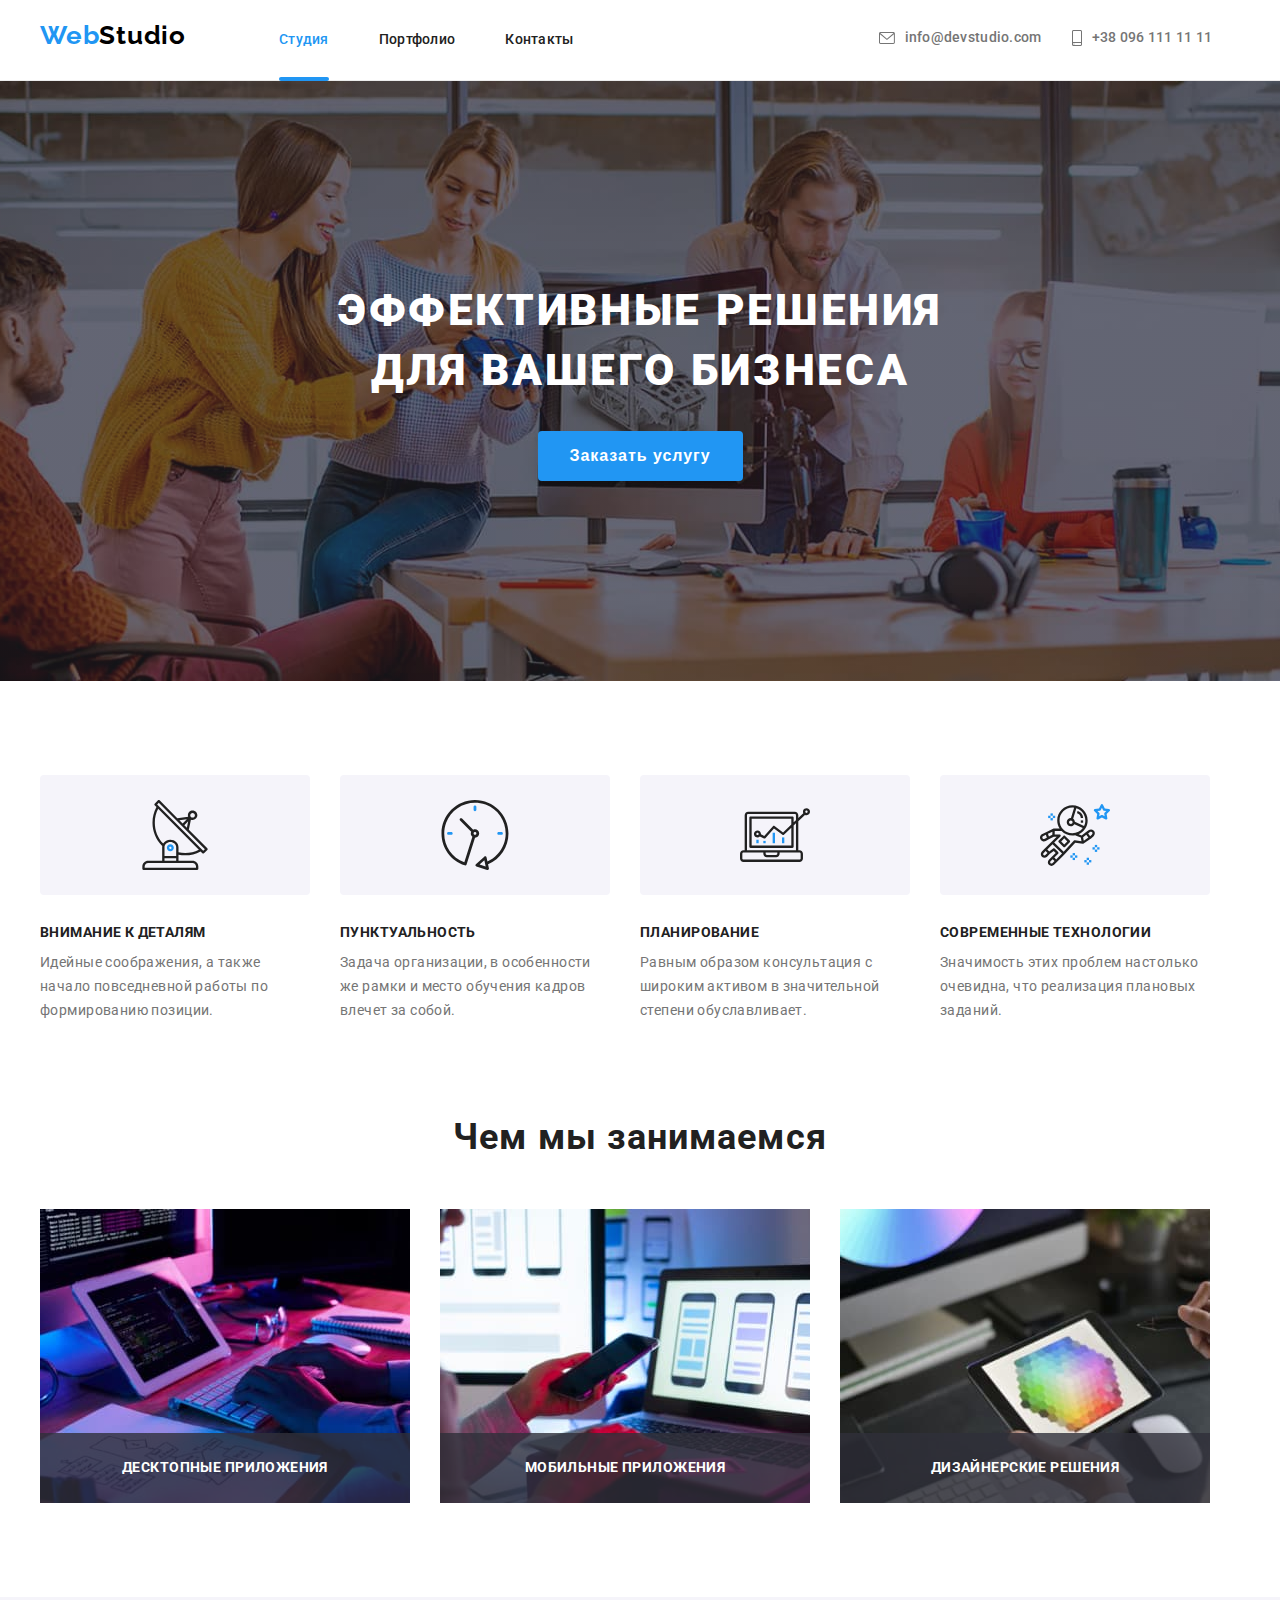
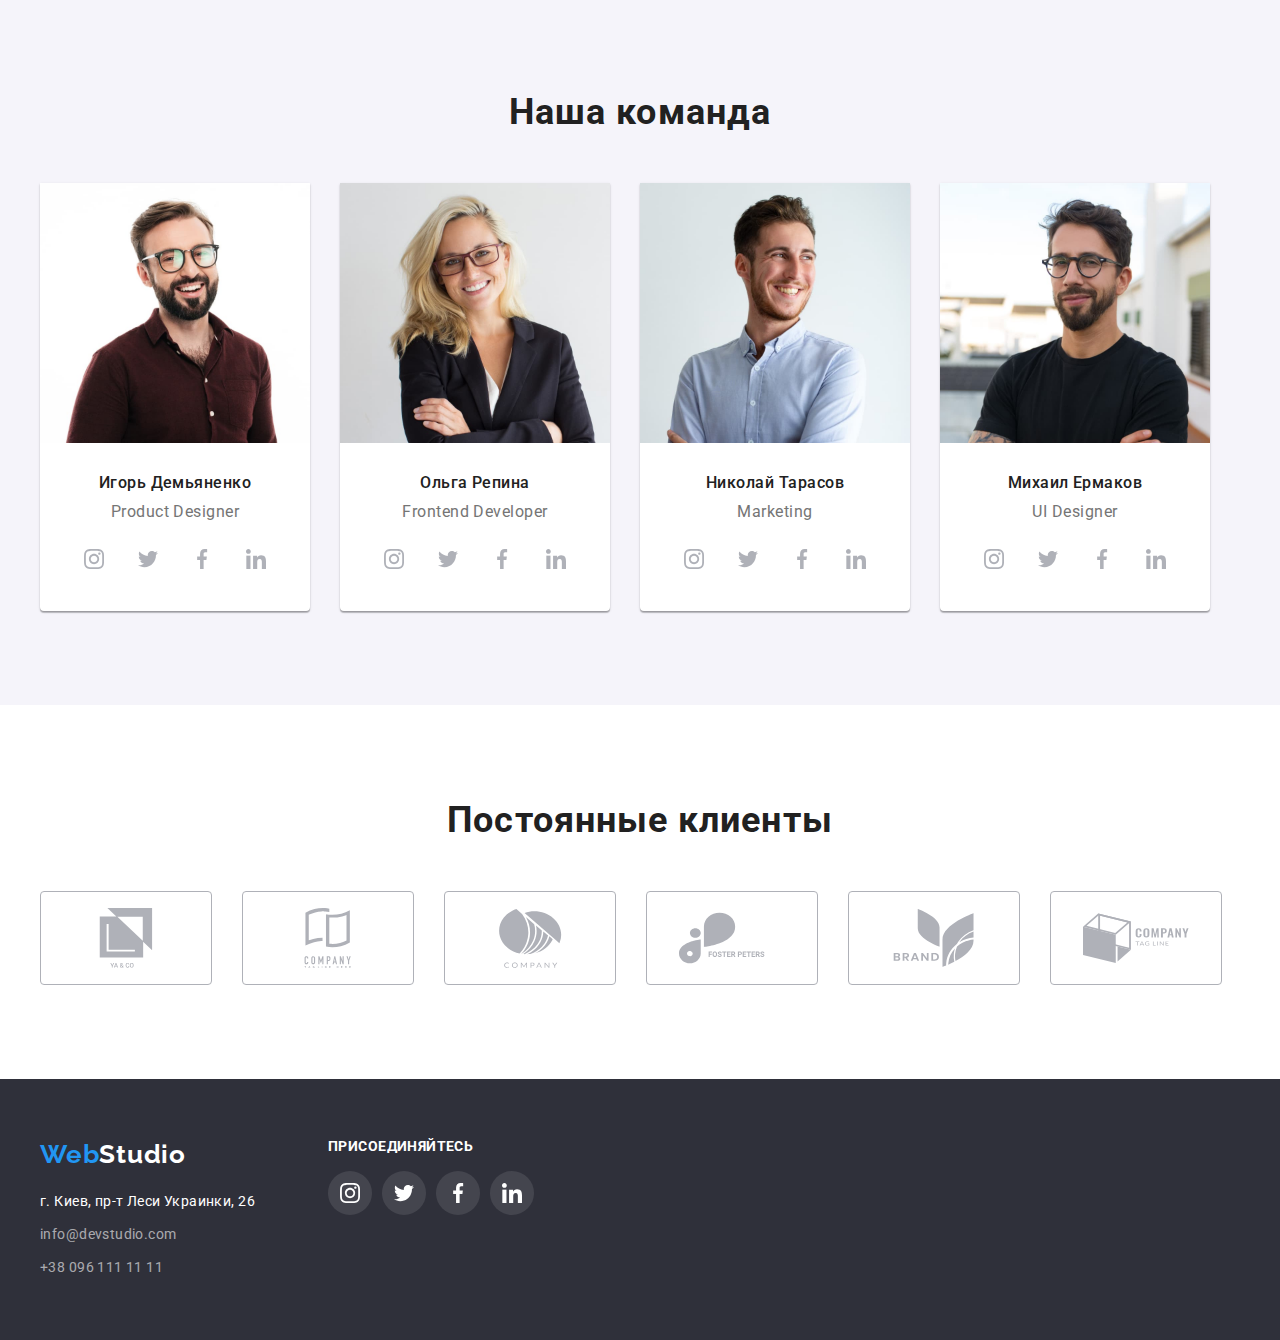
<file: index.html>
<!DOCTYPE html>
<html lang="ru">
  <head>
    <meta charset="UTF-8" />
    <meta http-equiv="X-UA-Compatible" content="IE=edge" />
    <meta name="viewport" content="width=device-width, initial-scale=1.0" />
    <link rel="preconnect" href="https://fonts.googleapis.com" />
    <link rel="preconnect" href="https://fonts.gstatic.com" crossorigin />
    <link
      href="https://fonts.googleapis.com/css2?family=Raleway:wght@700&family=Roboto:wght@400;500;700;900&display=swap"
      rel="stylesheet"
    />
    <title lang="en">WebStudio</title>
    <link
      rel="stylesheet"
      href="https://cdnjs.cloudflare.com/ajax/libs/modern-normalize/1.1.0/modern-normalize.min.css"
      integrity="sha512-wpPYUAdjBVSE4KJnH1VR1HeZfpl1ub8YT/NKx4PuQ5NmX2tKuGu6U/JRp5y+Y8XG2tV+wKQpNHVUX03MfMFn9Q=="
      crossorigin="anonymous"
      referrerpolicy="no-referrer"
    />
    <link rel="stylesheet" href="./css/styles.css" />
  </head>
  <body>
    <header class="header">
      <div class="container">
        <div class="header-line">
          <a href="./index.html" class="header-logo list"
            >Web<span class="half-logo">Studio</span></a
          >
          <nav class="header-nav">
            <ul class="header-list marker">
              <li class="header-item">
                <a href="./index.html" class="header-link current list"
                  >Студия
                  <div class="link-line"></div
                ></a>
              </li>
              <li class="header-item">
                <a href="./portfolio.html" class="header-link list"
                  >Портфолио
                  <div class="link-line"></div
                ></a>
              </li>
              <li class="header-item">
                <a href="" class="header-link list"
                  >Контакты
                  <div class="link-line"></div
                ></a>
              </li>
            </ul>
          </nav>
          <ul class="contacts-list marker">
            <li class="contacts-item mail">
              <a href="mailto:info@devstudio.com" class="header-mail list">
                <svg class="contacts-icon" width="16px" height="12px">
                  <use
                    href="./images/icons/symbol-defs.svg#icon-envelope"
                  ></use>
                </svg>
                info@devstudio.com</a
              >
            </li>
            <li class="contacts-item tel">
              <a href="tel:+380961111111" class="header-tel list">
                <svg class="contacts-icon" width="10px" height="16px">
                  <use
                    href="./images/icons/symbol-defs.svg#icon-smartphone"
                  ></use></svg
                >+38 096 111 11 11</a
              >
            </li>
          </ul>
        </div>
      </div>
    </header>
    <main>
      <section class="banner">
        <div class="container">
          <h1 class="banner-title">Эффективные решения для вашего бизнеса</h1>
          <button type="button" class="btn" data-modal-open>
            Заказать услугу
          </button>
        </div>
      </section>
      <section class="hero section">
        <div class="container">
          <h2 class="visually-hidden">Наши преимущества</h2>
          <ul class="hero-list marker">
            <li class="hero-item">
              <div class="hero-signs">
                <svg class="hero-icons" width="70px" height="70px">
                  <use href="./images/icons/symbol-defs.svg#icon-antenna"></use>
                </svg>
              </div>
              <h3 class="hero-title">Внимание к деталям</h3>
              <p class="hero-text">
                Идейные соображения, а также начало повседневной работы по
                формированию позиции.
              </p>
            </li>
            <li class="hero-item">
              <div class="hero-signs">
                <svg class="hero-icons" width="70px" height="70px">
                  <use href="./images/icons/symbol-defs.svg#icon-clock"></use>
                </svg>
              </div>
              <h3 class="hero-title">Пунктуальность</h3>
              <p class="hero-text">
                Задача организации, в особенности же рамки и место обучения
                кадров влечет за собой.
              </p>
            </li>
            <li class="hero-item">
              <div class="hero-signs">
                <svg class="hero-icons" width="70px" height="70px">
                  <use href="./images/icons/symbol-defs.svg#icon-diagram"></use>
                </svg>
              </div>
              <h3 class="hero-title">Планирование</h3>
              <p class="hero-text">
                Равным образом консультация с широким активом в значительной
                степени обуславливает.
              </p>
            </li>
            <li class="hero-item">
              <div class="hero-signs">
                <svg class="hero-icons" width="70px" height="70px">
                  <use
                    href="./images/icons/symbol-defs.svg#icon-astronaut"
                  ></use>
                </svg>
              </div>
              <h3 class="hero-title">Современные технологии</h3>
              <p class="hero-text">
                Значимость этих проблем настолько очевидна, что реализация
                плановых заданий.
              </p>
            </li>
          </ul>
        </div>
      </section>
      <section class="service section">
        <div class="container">
          <h2 class="service-title">Чем мы занимаемся</h2>
          <ul class="service-list marker">
            <li class="service-item">
              <a href="" class="service-link">
                <img
                  src="./images/action1.jpg"
                  alt="человек печатает
                        текст"
                  width="370"
                  height="294"
                />
                <h3 class="service-type">Десктопные приложения</h3></a
              >
            </li>
            <li class="service-item">
              <a href="" class="service-link">
                <img
                  src="./images/action2.jpg"
                  alt="человек печатает на телефоне"
                  width="370"
                  height="294"
                />
                <h3 class="service-type">Мобильные приложения</h3>
              </a>
            </li>
            <li class="service-item">
              <a href="" class="service-link">
                <img
                  src="./images/action3.jpg"
                  alt="человек рисует на планшете"
                  width="370"
                  height="294"
                />
                <h3 class="service-type">Дизайнерские решения</h3></a
              >
            </li>
          </ul>
        </div>
      </section>
      <section class="staff section">
        <div class="container">
          <h2 class="staff-title">Наша команда</h2>
          <ul class="staff-list marker">
            <li class="staff-item">
              <img
                src="./images/person1.jpg"
                alt="Игорь Демьяненко"
                width="270"
                height="260"
              />
              <div class="agent-file">
                <h3 class="staff-agent">Игорь Демьяненко</h3>
                <p lang="en" class="staff-position">Product Designer</p>
                <ul class="marker agent-soc-list">
                  <li class="agent-links-item">
                    <a class="agent-soc-link" href=""
                      ><svg class="agent-soc-icon" width="20px" height="20px">
                        <use
                          href="./images/icons/symbol-defs.svg#icon-instagram"
                        ></use></svg
                    ></a>
                  </li>
                  <li class="agent-links-item">
                    <a class="agent-soc-link" href=""
                      ><svg class="agent-soc-icon" width="20px" height="20px">
                        <use
                          href="./images/icons/symbol-defs.svg#icon-twitter"
                        ></use></svg
                    ></a>
                  </li>
                  <li class="agent-links-item">
                    <a class="agent-soc-link" href=""
                      ><svg class="agent-soc-icon" width="20px" height="20px">
                        <use
                          href="./images/icons/symbol-defs.svg#icon-facebook1"
                        ></use></svg
                    ></a>
                  </li>
                  <li class="agent-links-item">
                    <a class="agent-soc-link" href=""
                      ><svg class="agent-soc-icon" width="20px" height="20px">
                        <use
                          href="./images/icons/symbol-defs.svg#icon-linkedin"
                        ></use></svg
                    ></a>
                  </li>
                </ul>
              </div>
            </li>
            <li class="staff-item">
              <img
                src="./images/person2.jpg"
                alt="Ольга Репина"
                width="270"
                height="260"
              />
              <div class="agent-file">
                <h3 class="staff-agent">Ольга Репина</h3>
                <p lang="en" class="staff-position">Frontend Developer</p>
                <ul class="marker agent-soc-list">
                  <li class="agent-links-item">
                    <a class="agent-soc-link" href=""
                      ><svg class="agent-soc-icon" width="20px" height="20px">
                        <use
                          href="./images/icons/symbol-defs.svg#icon-instagram"
                        ></use></svg
                    ></a>
                  </li>
                  <li class="agent-links-item">
                    <a class="agent-soc-link" href=""
                      ><svg class="agent-soc-icon" width="20px" height="20px">
                        <use
                          href="./images/icons/symbol-defs.svg#icon-twitter"
                        ></use></svg
                    ></a>
                  </li>
                  <li class="agent-links-item">
                    <a class="agent-soc-link" href=""
                      ><svg class="agent-soc-icon" width="20px" height="20px">
                        <use
                          href="./images/icons/symbol-defs.svg#icon-facebook1"
                        ></use></svg
                    ></a>
                  </li>
                  <li class="agent-links-item">
                    <a class="agent-soc-link" href=""
                      ><svg class="agent-soc-icon" width="20px" height="20px">
                        <use
                          href="./images/icons/symbol-defs.svg#icon-linkedin"
                        ></use></svg
                    ></a>
                  </li>
                </ul>
              </div>
            </li>
            <li class="staff-item">
              <img
                src="./images/person3.jpg"
                alt="Николай Тарасов"
                width="270"
                height="260"
              />
              <div class="agent-file">
                <h3 class="staff-agent">Николай Тарасов</h3>
                <p lang="en" class="staff-position">Marketing</p>
                <ul class="marker agent-soc-list">
                  <li class="agent-links-item">
                    <a class="agent-soc-link" href=""
                      ><svg class="agent-soc-icon" width="20px" height="20px">
                        <use
                          href="./images/icons/symbol-defs.svg#icon-instagram"
                        ></use></svg
                    ></a>
                  </li>
                  <li class="agent-links-item">
                    <a class="agent-soc-link" href=""
                      ><svg class="agent-soc-icon" width="20px" height="20px">
                        <use
                          href="./images/icons/symbol-defs.svg#icon-twitter"
                        ></use></svg
                    ></a>
                  </li>
                  <li class="agent-links-item">
                    <a class="agent-soc-link" href=""
                      ><svg class="agent-soc-icon" width="20px" height="20px">
                        <use
                          href="./images/icons/symbol-defs.svg#icon-facebook1"
                        ></use></svg
                    ></a>
                  </li>
                  <li class="agent-links-item">
                    <a class="agent-soc-link" href=""
                      ><svg class="agent-soc-icon" width="20px" height="20px">
                        <use
                          href="./images/icons/symbol-defs.svg#icon-linkedin"
                        ></use></svg
                    ></a>
                  </li>
                </ul>
              </div>
            </li>
            <li class="staff-item">
              <img
                src="./images/person4.jpg"
                alt="Михаил Ермаков"
                width="270"
                height="260"
              />
              <div class="agent-file">
                <h3 class="staff-agent">Михаил Ермаков</h3>
                <p lang="en" class="staff-position">UI Designer</p>
                <ul class="marker agent-soc-list">
                  <li class="agent-links-item">
                    <a class="agent-soc-link" href=""
                      ><svg class="agent-soc-icon" width="20px" height="20px">
                        <use
                          href="./images/icons/symbol-defs.svg#icon-instagram"
                        ></use></svg
                    ></a>
                  </li>
                  <li class="agent-links-item">
                    <a class="agent-soc-link" href=""
                      ><svg class="agent-soc-icon" width="20px" height="20px">
                        <use
                          href="./images/icons/symbol-defs.svg#icon-twitter"
                        ></use></svg
                    ></a>
                  </li>
                  <li class="agent-links-item">
                    <a class="agent-soc-link" href=""
                      ><svg class="agent-soc-icon" width="20px" height="20px">
                        <use
                          href="./images/icons/symbol-defs.svg#icon-facebook1"
                        ></use></svg
                    ></a>
                  </li>
                  <li class="agent-links-item">
                    <a class="agent-soc-link" href=""
                      ><svg class="agent-soc-icon" width="20px" height="20px">
                        <use
                          href="./images/icons/symbol-defs.svg#icon-linkedin"
                        ></use></svg
                    ></a>
                  </li>
                </ul>
              </div>
            </li>
          </ul>
        </div>
      </section>
      <section class="customers section">
        <div class="container">
          <h2 class="customers-title">Постоянные клиенты</h2>
          <ul class="customers-list marker">
            <li class="customers-item">
              <a class="customer-link" href=""
                ><svg class="customers-icon" width="106" height="60">
                  <use
                    href="./images/icons/customers.svg#icon-client-1"
                  ></use></svg
              ></a>
            </li>
            <li class="customers-item">
              <a class="customer-link" href=""
                ><svg class="customers-icon" width="106" height="60">
                  <use
                    href="./images/icons/customers.svg#icon-client-2"
                  ></use></svg
              ></a>
            </li>
            <li class="customers-item">
              <a class="customer-link" href=""
                ><svg class="customers-icon" width="106" height="60">
                  <use
                    href="./images/icons/customers.svg#icon-client-3"
                  ></use></svg
              ></a>
            </li>
            <li class="customers-item">
              <a class="customer-link" href=""
                ><svg class="customers-icon" width="106" height="60">
                  <use
                    href="./images/icons/customers.svg#icon-client-4"
                  ></use></svg
              ></a>
            </li>
            <li class="customers-item">
              <a class="customer-link" href=""
                ><svg class="customers-icon" width="106" height="60">
                  <use
                    href="./images/icons/customers.svg#icon-client-5"
                  ></use></svg
              ></a>
            </li>
            <li class="customers-item">
              <a class="customer-link" href=""
                ><svg class="customers-icon" width="106" height="60">
                  <use
                    href="./images/icons/customers.svg#icon-client-6"
                  ></use></svg
              ></a>
            </li>
          </ul>
        </div>
      </section>
    </main>
    <footer class="footer">
      <div class="container footer-line">
        <div class="address-box">
          <a href="./index.html" class="footer-logo list"
            >Web<span class="f-logo">Studio</span></a
          >
          <address class="footer-address">
            <ul class="footer-list marker">
              <li class="footer-item">
                <a
                  href="https://goo.gl/maps/2nXWbxgtpH25qz2GA"
                  target="_blank"
                  rel="noreferrer noopener"
                  class="footer-location list"
                  >г. Киев, пр-т Леси Украинки, 26</a
                >
              </li>
              <li class="footer-item">
                <a href="mailto:info@devstudio.com" class="footer-mail list"
                  >info@devstudio.com</a
                >
              </li>
              <li class="footer-item">
                <a href="tel:+380961111111" class="footer-tel list"
                  >+38 096 111 11 11</a
                >
              </li>
            </ul>
          </address>
        </div>
        <div class="footer-invite">
          <h3 class="invite-title">присоединяйтесь</h3>
          <ul class="footer-soc-list marker">
            <li class="footer-soc-item">
              <a class="footer-soc-link link" href=""
                ><svg class="footer-soc-icons" width="20px" height="20px">
                  <use
                    href="./images/icons/symbol-defs.svg#icon-instagram"
                  ></use></svg
              ></a>
            </li>
            <li class="footer-soc-item">
              <a class="footer-soc-link" href=""
                ><svg class="footer-soc-icons" width="20px" height="20px">
                  <use
                    href="./images/icons/symbol-defs.svg#icon-twitter"
                  ></use></svg
              ></a>
            </li>
            <li class="footer-soc-item">
              <a class="footer-soc-link list" href=""
                ><svg class="footer-soc-icons" width="20px" height="20px">
                  <use
                    href="./images/icons/symbol-defs.svg#icon-facebook1"
                  ></use></svg
              ></a>
            </li>
            <li class="footer-soc-item">
              <a class="footer-soc-link" href=""
                ><svg class="footer-soc-icons" width="20px" height="20px">
                  <use
                    href="./images/icons/symbol-defs.svg#icon-linkedin"
                  ></use></svg
              ></a>
            </li>
          </ul>
        </div>
      </div>
    </footer>

    <div class="backdrop is-hidden" data-modal>
      <div class="modal">
        <button type="button" class="modal-close" data-modal-close>
          <svg class="modal-close-icon" width="18" height="18">
            <use href="./images/icons/symbol-defs.svg#icon-exit"></use>
          </svg>
        </button>
      </div>
    </div>
    <script src="./js/modal.js"></script>
  </body>
</html>
</file>
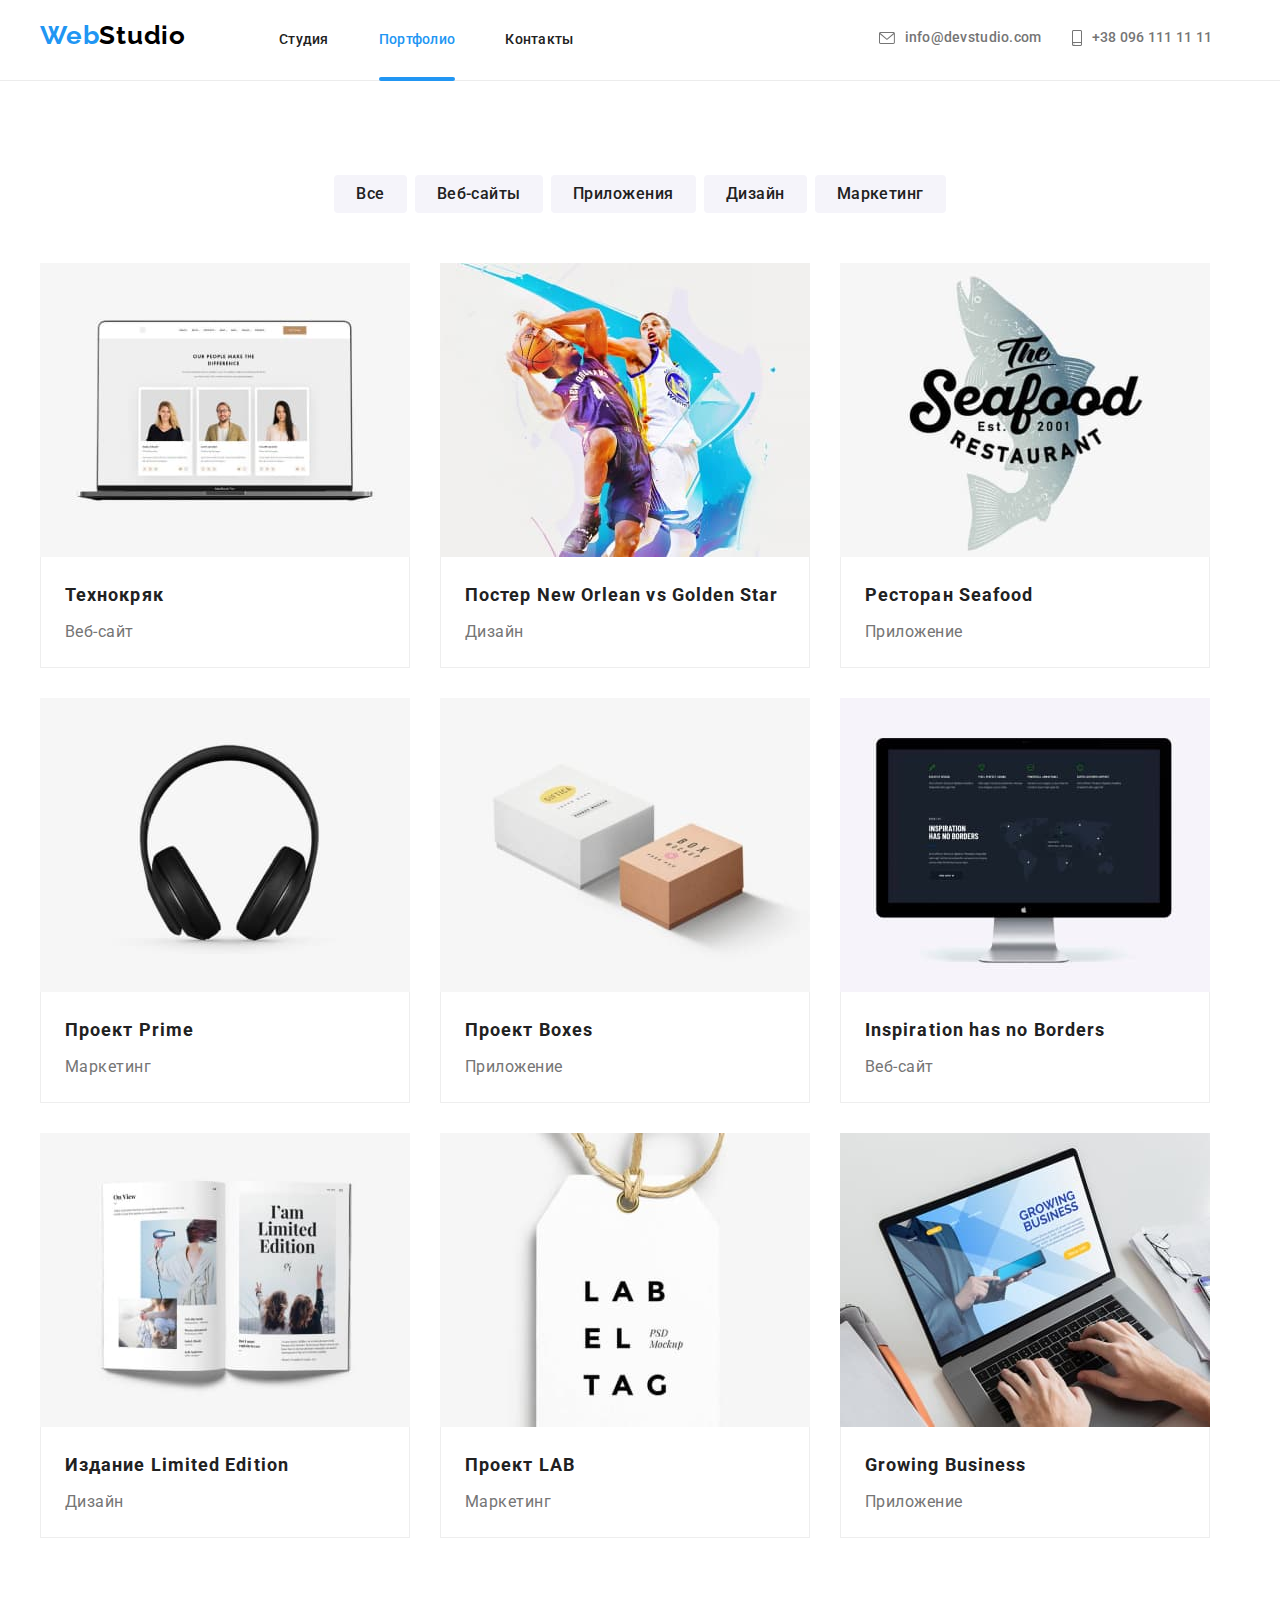
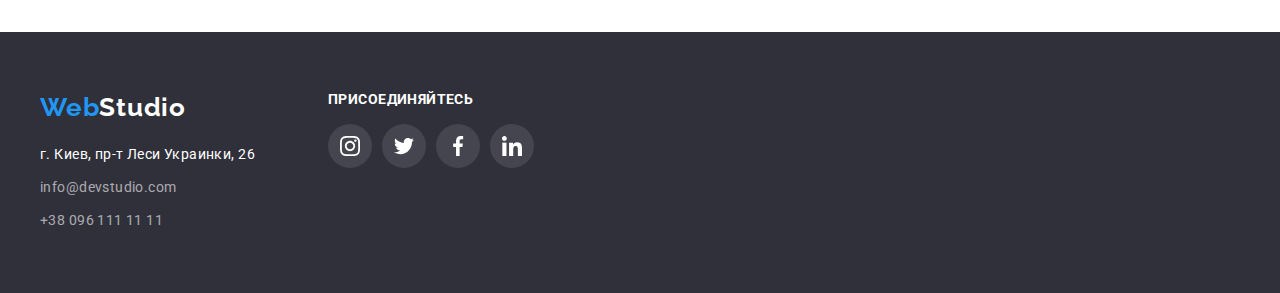
<file: portfolio.html>
<!DOCTYPE html>
<html lang="ru">
  <head>
    <meta charset="UTF-8" />
    <meta http-equiv="X-UA-Compatible" content="IE=edge" />
    <meta name="viewport" content="width=device-width, initial-scale=1.0" />
    <link rel="preconnect" href="https://fonts.googleapis.com" />
    <link rel="preconnect" href="https://fonts.gstatic.com" crossorigin />
    <link
      href="https://fonts.googleapis.com/css2?family=Raleway:wght@700&family=Roboto:wght@400;500;700;900&display=swap"
      rel="stylesheet"
    />
    <title>Портфолио</title>
    <link
      rel="stylesheet"
      href="https://cdnjs.cloudflare.com/ajax/libs/modern-normalize/1.1.0/modern-normalize.min.css"
      integrity="sha512-wpPYUAdjBVSE4KJnH1VR1HeZfpl1ub8YT/NKx4PuQ5NmX2tKuGu6U/JRp5y+Y8XG2tV+wKQpNHVUX03MfMFn9Q=="
      crossorigin="anonymous"
      referrerpolicy="no-referrer"
    />
    <link
      rel="stylesheet"
      href="https://cdnjs.cloudflare.com/ajax/libs/animate.css/4.1.1/animate.min.css"
    />
    <link rel="stylesheet" href="./css/styles.css" />
  </head>
  <body>
    <header class="header">
      <div class="container">
        <div class="header-line">
          <a
            href="./index.html"
            class="header-logo animate__lightSpeedInLeft animate__infinite list"
            >Web<span class="half-logo">Studio</span></a
          >
          <nav class="header-nav">
            <ul class="header-list marker">
              <li class="header-item">
                <a href="./index.html" class="header-link list"
                  >Студия
                  <div class="link-line"></div
                ></a>
              </li>
              <li class="header-item">
                <a href="./portfolio.html" class="header-link current list"
                  >Портфолио
                  <div class="link-line"></div
                ></a>
              </li>
              <li class="header-item">
                <a href="" class="header-link list"
                  >Контакты
                  <div class="link-line"></div
                ></a>
              </li>
            </ul>
          </nav>
          <ul class="contacts-list marker">
            <li class="contacts-item mail">
              <a href="mailto:info@devstudio.com" class="header-mail list">
                <svg class="contacts-icon" width="16px" height="12px">
                  <use
                    href="./images/icons/symbol-defs.svg#icon-envelope"
                  ></use>
                </svg>
                info@devstudio.com</a
              >
            </li>
            <li class="contacts-item tel">
              <a href="tel:+380961111111" class="header-tel list">
                <svg class="contacts-icon" width="10px" height="16px">
                  <use
                    href="./images/icons/symbol-defs.svg#icon-smartphone"
                  ></use></svg
                >+38 096 111 11 11</a
              >
            </li>
          </ul>
        </div>
      </div>
    </header>
    <main>
      <section class="category section">
        <div class="container">
          <h1 class="visually-hidden">Наши направления работы</h1>
          <ul class="category-list marker">
            <li class="category-item">
              <button type="button" class="c-btn">Все</button>
            </li>
            <li class="category-item">
              <button type="button" class="c-btn">Веб-сайты</button>
            </li>
            <li class="category-item">
              <button type="button" class="c-btn">Приложения</button>
            </li>
            <li class="category-item">
              <button type="button" class="c-btn">Дизайн</button>
            </li>
            <li class="category-item">
              <button type="button" class="c-btn">Маркетинг</button>
            </li>
          </ul>
          <ul class="cases-list marker">
            <li class="cases-item">
              <a href="" class="case-link list">
                <div class="img-overlay">
                  <img
                    src="./images/techno.jpg"
                    alt="сайт"
                    width="370"
                    height="294"
                  />
                  <div class="overlay">
                    <p>
                      Ресурс предлагает комплексные предложения с разным уровнем
                      функционала и сервисов. Все это позволит посетителю
                      получить исчерпывающие сведения о компании или частном
                      лице.
                    </p>
                  </div>
                </div>
                <div class="case-file">
                  <h2 class="case-name">Технокряк</h2>
                  <p class="case-type">Веб-сайт</p>
                </div>
              </a>
            </li>
            <li class="cases-item">
              <a href="" class="case-link list">
                <div class="img-overlay">
                  <img
                    src="./images/poster.jpg"
                    alt="постер"
                    width="370"
                    height="294"
                  />
                  <div class="overlay">
                    <p>
                      Ресурс предлагает комплексные предложения с разным уровнем
                      функционала и сервисов. Все это позволит посетителю
                      получить исчерпывающие сведения о компании или частном
                      лице.
                    </p>
                  </div>
                </div>
                <div class="case-file">
                  <h2 lang="en" class="case-name">
                    Постер New Orlean vs Golden Star
                  </h2>
                  <p class="case-type">Дизайн</p>
                </div>
              </a>
            </li>
            <li class="cases-item">
              <a href="" class="case-link list"
                ><div class="img-overlay">
                  <img
                    src="./images/seafood.jpg"
                    alt="ресторан"
                    width="370"
                    height="294"
                  />
                  <div class="overlay">
                    <p>
                      Ресурс предлагает комплексные предложения с разным уровнем
                      функционала и сервисов. Все это позволит посетителю
                      получить исчерпывающие сведения о компании или частном
                      лице.
                    </p>
                  </div>
                </div>
                <div class="case-file">
                  <h2 class="case-name">Ресторан Seafood</h2>
                  <p class="case-type">Приложение</p>
                </div>
              </a>
            </li>
            <li class="cases-item">
              <a href="" class="case-link list">
                <div class="img-overlay">
                  <img
                    src="./images/prime.jpg"
                    alt="наушники"
                    width="370"
                    height="294"
                  />
                  <div class="overlay">
                    <p>
                      Ресурс предлагает комплексные предложения с разным уровнем
                      функционала и сервисов. Все это позволит посетителю
                      получить исчерпывающие сведения о компании или частном
                      лице.
                    </p>
                  </div>
                </div>
                <div class="case-file">
                  <h2 class="case-name">Проект Prime</h2>
                  <p class="case-type">Маркетинг</p>
                </div>
              </a>
            </li>
            <li class="cases-item">
              <a href="" class="case-link list">
                <div class="img-overlay">
                  <img
                    src="./images/boxes.jpg"
                    alt="коробки"
                    width="370"
                    height="294"
                  />
                  <div class="overlay">
                    <p>
                      Ресурс предлагает комплексные предложения с разным уровнем
                      функционала и сервисов. Все это позволит посетителю
                      получить исчерпывающие сведения о компании или частном
                      лице.
                    </p>
                  </div>
                </div>
                <div class="case-file">
                  <h2 class="case-name">Проект Boxes</h2>
                  <p class="case-type">Приложение</p>
                </div>
              </a>
            </li>
            <li class="cases-item">
              <a href="" class="case-link list">
                <div class="img-overlay">
                  <img
                    src="./images/inspiration.jpg"
                    alt="монитор"
                    width="370"
                    height="294"
                  />
                  <div class="overlay">
                    <p>
                      Ресурс предлагает комплексные предложения с разным уровнем
                      функционала и сервисов. Все это позволит посетителю
                      получить исчерпывающие сведения о компании или частном
                      лице.
                    </p>
                  </div>
                </div>
                <div class="case-file">
                  <h2 lang="en" class="case-name">
                    Inspiration has no Borders
                  </h2>
                  <p class="case-type">Веб-сайт</p>
                </div>
              </a>
            </li>
            <li class="cases-item">
              <a href="" class="case-link list">
                <div class="img-overlay">
                  <img
                    src="./images/limit.jpg"
                    alt="журнал"
                    width="370"
                    height="294"
                  />
                  <div class="overlay">
                    <p>
                      Ресурс предлагает комплексные предложения с разным уровнем
                      функционала и сервисов. Все это позволит посетителю
                      получить исчерпывающие сведения о компании или частном
                      лице.
                    </p>
                  </div>
                </div>
                <div class="case-file">
                  <h2 lang="en" class="case-name">Издание Limited Edition</h2>
                  <p class="case-type">Дизайн</p>
                </div>
              </a>
            </li>
            <li class="cases-item">
              <a href="" class="case-link list">
                <div class="img-overlay">
                  <img
                    src="./images/lab.jpg"
                    alt="бирка"
                    width="370"
                    height="294"
                  />
                  <div class="overlay">
                    <p>
                      Ресурс предлагает комплексные предложения с разным уровнем
                      функционала и сервисов. Все это позволит посетителю
                      получить исчерпывающие сведения о компании или частном
                      лице.
                    </p>
                  </div>
                </div>
                <div class="case-file">
                  <h2 class="case-name">Проект LAB</h2>
                  <p class="case-type">Маркетинг</p>
                </div>
              </a>
            </li>
            <li class="cases-item">
              <a href="" class="case-link list">
                <div class="img-overlay">
                  <img
                    src="./images/gb.jpg"
                    alt="печатает за ноутбуком"
                    width="370"
                    height="294"
                  />
                  <div class="overlay">
                    <p>
                      Ресурс предлагает комплексные предложения с разным уровнем
                      функционала и сервисов. Все это позволит посетителю
                      получить исчерпывающие сведения о компании или частном
                      лице.
                    </p>
                  </div>
                </div>
                <div class="case-file">
                  <h2 lang="en" class="case-name">Growing Business</h2>
                  <p class="case-type">Приложение</p>
                </div>
              </a>
            </li>
          </ul>
        </div>
      </section>
    </main>
    <footer class="footer">
      <div class="container footer-line">
        <div class="address-box">
          <a href="./index.html" class="footer-logo list"
            >Web<span class="f-logo">Studio</span></a
          >
          <address class="footer-address">
            <ul class="footer-list marker">
              <li class="footer-item">
                <a
                  href="https://goo.gl/maps/2nXWbxgtpH25qz2GA"
                  target="_blank"
                  rel="noreferrer noopener"
                  class="footer-location list"
                  >г. Киев, пр-т Леси Украинки, 26</a
                >
              </li>
              <li class="footer-item">
                <a href="mailto:info@devstudio.com" class="footer-mail list"
                  >info@devstudio.com</a
                >
              </li>
              <li class="footer-item">
                <a href="tel:+380961111111" class="footer-tel list"
                  >+38 096 111 11 11</a
                >
              </li>
            </ul>
          </address>
        </div>
        <div class="footer-invite">
          <h3 class="invite-title">присоединяйтесь</h3>
          <ul class="footer-soc-list marker">
            <li class="footer-soc-item">
              <a class="footer-soc-link link" href=""
                ><svg class="footer-soc-icons" width="20px" height="20px">
                  <use
                    href="./images/icons/symbol-defs.svg#icon-instagram"
                  ></use></svg
              ></a>
            </li>
            <li class="footer-soc-item">
              <a class="footer-soc-link" href=""
                ><svg class="footer-soc-icons" width="20px" height="20px">
                  <use
                    href="./images/icons/symbol-defs.svg#icon-twitter"
                  ></use></svg
              ></a>
            </li>
            <li class="footer-soc-item">
              <a class="footer-soc-link list" href=""
                ><svg class="footer-soc-icons" width="20px" height="20px">
                  <use
                    href="./images/icons/symbol-defs.svg#icon-facebook1"
                  ></use></svg
              ></a>
            </li>
            <li class="footer-soc-item">
              <a class="footer-soc-link" href=""
                ><svg class="footer-soc-icons" width="20px" height="20px">
                  <use
                    href="./images/icons/symbol-defs.svg#icon-linkedin"
                  ></use></svg
              ></a>
            </li>
          </ul>
        </div>
      </div>
    </footer>
  </body>
</html>
</file>
<file: css/styles.css>
:root {
  /* logo */
  --logo-first-color: #2196f3;
  --logo-second-color: #000000;
  /* header */
  --header-link-color: #212121;
  --header-contacts-color: #757575;
  /* footer */
  --footer-bg-color: #2f303a;
  --footer-logo-first-color: #2196f3;
  --footer-logo-second-color: #ffffff;
  --footer-location-color: #ffffff;
  --footer-contacts-color: rgba(255, 255, 255, 0.6);
  /* banner */
  --banner-bg-color: #2f303a;
  --banner-title-color: #ffffff;
  --btn-shadow: rgba(0, 0, 0, 0.15);
  --btn-text-color: #ffffff;
  --btn-bg-color: #2196f3;
  --btn-accent-color: #188ce8;
  /* staff */
  --staff-section-bg-color: #f5f4fa;
  --staff-item-bg-color: #ffffff;
  --staff-position-color: #757575;
  /* clients */
  --clients-color: #afb1b8;
  /* shadows */
  --shadow-btn-1-color: rgba(0, 0, 0, 0.1);
  --shadow-btn-2-color: rgba(0, 0, 0, 0.08);
  --staff-shadow-1-color: rgba(0, 0, 0, 0.12);
  --staff-shadow-2-color: rgba(0, 0, 0, 0.14);
  --staff-shadow-3-color: rgba(0, 0, 0, 0.2);
  /* hero */
  --hero-text-color: #757575;
  /* accent */
  --accent-color: #2196f3;
  /* -------------portfolio ----------------------*/
  /* =====buttons==== */
  --c-btn-background-color: #f5f4fa;
  --c-btn-text-color: #212121;
  --c-btn-accent: #2196f3;
  --c-btn-text-accent: #ffffff;
  /* cases */
  --case-type-color: #757575;
  /* body */
  --background-color: #ffffff;
  --body-text-color: #212121;
  --border-tools: 1px solid #eee;
  --modal-bg: #ffffff;
  --section-padding: 94px;
}
.visually-hidden {
  position: absolute;
  white-space: nowrap;
  width: 1px;
  height: 1px;
  overflow: hidden;
  border: 0;
  padding: 0;
  clip: rect(0 0 0 0);
  clip-path: inset(50%);
  margin: -1px;
}

/* reset */
p,
h1,
h2,
h3,
h4,
h5,
h6 {
  margin: 0;
}
ul {
  margin: 0;
  padding-left: 0;
}
img {
  max-width: 100%;
  display: block;
}
body {
  margin: 0;
  font-family: Roboto, sans-serif;
  background: var(--background-color);
  color: var(--body-text-color);
}
.list {
  text-decoration: none;
  color: currentColor;
}
.marker {
  list-style-type: none;
}
.container {
  width: 1200px;
  padding-left: 15px;
  padding-right: 15px;
  margin: 0 auto;
  /* outline: 2px solid ;red */
}
.section {
  padding-top: var(--section-padding);
  padding-bottom: var(--section-padding);
}

/*header*/
.header {
  border-bottom: 1px solid #ececec;
  position: relative;
}
.header-line {
  display: flex;
  align-items: baseline;
}

.header-list {
  display: flex;
  align-items: center;
}

.header-list .header-item:not(:first-child) {
  margin-left: 50px;
}
.header-list .header-link {
  display: block;
  padding-top: 32px;
  padding-bottom: 32px;
  /* padding-bottom: 32px; */
}
.contacts-list .header-tel,
.contacts-list .header-mail {
  padding-top: 20px;
  padding-bottom: 20px;
  display: inline-flex;
  align-items: center;
}
.contacts-icon {
  fill: currentColor;
  margin-right: 10px;
}

.contacts-list {
  display: flex;
  margin-left: 305px;
  align-items: center;
}
.contacts-list .contacts-item + .contacts-item {
  margin-left: 30px;
}
.header-logo {
  display: block;
  font-family: 'Raleway', sans-serif;
  font-weight: 700;
  font-size: 26px;
  line-height: 1.19;
  letter-spacing: 0.03em;
  color: var(--logo-first-color);
}
.half-logo {
  color: var(--logo-second-color);
}
.header-link {
  font-weight: 500;
  font-size: 14px;
  line-height: 1.14;
  letter-spacing: 0.02em;
  color: var(--header-link-color);
  transition: color 250ms cubic-bezier(0.4, 0, 0.2, 1);
  position: relative;
}

.link-line {
  display: block;
  width: 100%;
  height: 4px;
  border-radius: 2px;
  background-color: var(--logo-first-color);

  position: absolute;
  bottom: -1px;
  opacity: 0;
  transition: opacity 250ms cubic-bezier(0.4, 0, 0.2, 1);
}
.current::after {
  content: '';
  display: block;
  width: 100%;
  height: 4px;
  border-radius: 2px;
  background-color: var(--logo-first-color);

  position: absolute;
  bottom: -1px;
}
.header-link:hover .link-line {
  opacity: 1;
}
.header-link:hover .current {
  visibility: hidden;
}
.header-nav .current {
  color: var(--accent-color);
}
.header-nav {
  margin-left: 93px;
}

.header-link:hover,
.header-link:focus,
.header-mail:hover,
.header-mail:focus,
.header-tel:hover,
.header-tel:focus {
  color: var(--accent-color);
}

.header-mail,
.header-tel {
  font-weight: 500;
  font-size: 14px;
  line-height: 1.14;
  letter-spacing: 0.02em;
  color: var(--header-contacts-color);
  transition: color 250ms cubic-bezier(0.4, 0, 0.2, 1);
}
/*banner*/

.banner {
  padding-top: 200px;
  padding-bottom: 200px;
  background: var(--banner-bg-color);
  background-image: linear-gradient(
      to right,
      rgba(47, 48, 58, 0.4),
      rgba(47, 48, 58, 0.4)
    ),
    url('../images/team-bg.jpg');
  max-width: 1600px;
  margin: 0 auto;
  background-position: center;
  background-repeat: no-repeat;
  background-size: auto auto;
  /* background-size: 100%; */
}
.hero-signs {
  display: inline-flex;
  width: 270px;
  height: 120px;
  background: #f5f4fa;
  border-radius: 4px;
  margin-bottom: 30px;

  justify-content: center;
  align-items: center;
}
.hero-icons {
  fill: var(--c-btn-text-color);
}

.banner-title {
  font-weight: 900;
  font-size: 44px;
  line-height: 1.36;
  text-align: center;
  letter-spacing: 0.06em;
  text-transform: uppercase;
  color: var(--banner-title-color);

  max-width: 696px;
  margin-left: auto;
  margin-right: auto;
}
.btn:hover,
.btn:focus {
  background: var(--btn-accent-color);
}
.btn {
  font-weight: 700;
  font-size: 16px;
  line-height: 1.88;
  display: flex;
  align-items: center;
  text-align: center;
  letter-spacing: 0.06em;
  color: var(--btn-text-color);
  background: var(--btn-bg-color);
  box-shadow: 0px 4px 4px var(--btn-shadow);
  border-radius: 4px;
  cursor: pointer;
  border-style: none;

  padding: 10px 32px;
  margin-left: auto;
  margin-right: auto;
  margin-top: 30px;

  transition: color 250ms cubic-bezier(0.4, 0, 0.2, 1),
    background-color 250ms cubic-bezier(0.4, 0, 0.2, 1);
}
/* backdrop */
.backdrop {
  position: fixed;
  top: 0;
  left: 0;
  width: 100%;
  height: 100%;
  background: rgba(0, 0, 0, 0.2);
  transition: opacity 250ms cubic-bezier(0.4, 0, 0.2, 1),
    visibility 250ms cubic-bezier(0.4, 0, 0.2, 1);
}
.backdrop.is-hidden .modal {
  transform: translate(100%, 100%) rotateX(45deg);
}
.modal {
  position: absolute;
  top: 50%;
  left: 50%;
  transform: translate(-50%, -50%);
  width: 528px;
  min-height: 581px;
  background-color: var(--background-color);
  box-shadow: 0px 1px 3px rgba(0, 0, 0, 0.12), 0px 1px 1px rgba(0, 0, 0, 0.14),
    0px 2px 1px rgba(0, 0, 0, 0.2);
  border-radius: 4px;
  transition: transform 300ms cubic-bezier(0.4, 0, 0.2, 1);
}
.modal-close {
  position: absolute;
  top: 8px;
  right: 8px;
  width: 30px;
  height: 30px;
  border: 1px solid rgba(0, 0, 0, 0.1);
  border-radius: 50%;
  background: var(--background-color);
  cursor: pointer;

  display: flex;
  align-items: center;
  justify-content: center;
}

.is-hidden {
  opacity: 0;
  pointer-events: none;
  visibility: hidden;
}
/*hero*/

.hero-list {
  display: flex;
}
.hero-item {
  max-width: 270px;
}
.hero-list .hero-item:not(:first-child) {
  margin-left: 30px;
}

.hero-title {
  font-weight: 700;
  font-size: 14px;
  line-height: 1.14;
  letter-spacing: 0.03em;
  text-transform: uppercase;
}
.hero-text {
  font-size: 14px;
  line-height: 1.71;
  letter-spacing: 0.03em;
  color: var(--hero-text-color);

  margin-top: 10px;
}
/* service */

.service {
  padding-top: 0;
}
.service-title {
  font-weight: 700;
  font-size: 36px;
  line-height: 1.17;
  text-align: center;
  letter-spacing: 0.03em;
}
.service-list {
  margin-top: 50px;
  display: flex;
}
.service-list .service-item:not(:first-child) {
  margin-left: 30px;
}

.service-link {
  display: block;
  position: relative;
}

.service-link > .service-type {
  background-color: rgba(47, 48, 58, 0.8);
  font-weight: 700;
  font-size: 14px;
  line-height: 1.14;
  text-align: center;
  letter-spacing: 0.03em;
  text-transform: uppercase;
  color: var(--btn-text-color);
  padding-top: 27px;
  padding-bottom: 27px;

  position: absolute;
  bottom: 0;
  left: 0;
  width: 100%;
}

/*staff*/
.staff {
  background: var(--staff-section-bg-color);
}
.staff-title {
  font-weight: 700;
  font-size: 36px;
  line-height: 1.17;
  text-align: center;
  letter-spacing: 0.03em;
}
.staff-list {
  margin-top: 50px;
  display: flex;
}
.staff-list .staff-item:not(:first-child) {
  margin-left: 30px;
}
.staff-item {
  background: var(--staff-item-bg-color);
  box-shadow: 0px 1px 3px var(--staff-shadow-1-color),
    0px 1px 1px var(--staff-shadow-2-color),
    0px 2px 1px var(--staff-shadow-3-color);
  border-radius: 0px 0px 4px 4px;
}
.agent-file {
  padding-top: 30px;
  padding-bottom: 30px;
  text-align: center;
}
.staff-agent {
  font-weight: 500;
  font-size: 16px;
  line-height: 1.19;

  letter-spacing: 0.03em;
}
.staff-position {
  font-size: 16px;
  line-height: 1.19;

  letter-spacing: 0.03em;
  color: var(--staff-position-color);

  margin-top: 10px;
}
.agent-soc-list {
  margin-top: 16px;
  display: flex;
  justify-content: center;
}

.agent-soc-link {
  display: inline-flex;
  width: 44px;
  height: 44px;
  border-radius: 50%;
  background-color: var(--banner-title-color);
  color: var(--clients-color);

  justify-content: center;
  align-items: center;

  transition: color 250ms cubic-bezier(0.4, 0, 0.2, 1),
    background-color 250ms cubic-bezier(0.4, 0, 0.2, 1);
}
.agent-soc-icon {
  fill: currentColor;
}
.agent-soc-item {
  display: flex;
  justify-content: center;
  align-items: baseline;
}
.agent-soc-link:hover,
.agent-soc-link:focus {
  background-color: var(--accent-color);
  color: var(--btn-text-color);
}
.agent-links-item:not(:first-child) {
  margin-left: 10px;
}

/* customers -----------------------*/
.customers-title {
  font-weight: 700;
  font-size: 36px;
  line-height: 1.17;
  text-align: center;
  letter-spacing: 0.03em;
}

.customers-list {
  margin-top: 50px;
  display: flex;
}
.customers-list .customers-item:not(:first-child) {
  margin-left: 30px;
}
.customer-link {
  cursor: pointer;
  border: 1px solid var(--clients-color);
  color: var(--clients-color);
  border-radius: 4px;

  transition: color 250ms cubic-bezier(0.4, 0, 0.2, 1),
    border-color 250ms cubic-bezier(0.4, 0, 0.2, 1);

  display: flex;
  justify-content: center;
  align-items: center;
  width: 170px;
  height: 92px;
  transition: transform 250ms;
}
.customer-link:hover,
.customer-link:focus {
  border-color: var(--accent-color);
  color: var(--accent-color);
  transform: scale(1.1);
}
.customers-icon {
  fill: currentColor;
}

/*footer*/
.footer {
  background: var(--footer-bg-color);

  padding-top: 60px;
  padding-bottom: 60px;
}

.f-logo {
  color: var(--footer-logo-second-color);
}
.footer-logo {
  font-family: 'Raleway', sans-serif;
  font-weight: 700;
  font-size: 26px;
  line-height: 1.2;
  letter-spacing: 0.03em;
  color: var(--footer-logo-first-color);
}
.footer-address {
  margin-top: 20px;
}

.footer-list .footer-item:not(:first-child) {
  margin-top: 9px;
}
.footer-address {
  font-family: 'Roboto', sans-serif;
  font-style: normal;
  font-weight: 400;
}
.footer-location {
  font-size: 14px;
  line-height: 1.71;
  letter-spacing: 0.03em;
  color: var(--footer-location-color);
  transition: color 250ms cubic-bezier(0.4, 0, 0.2, 1);
}
.footer-mail,
.footer-tel {
  font-size: 14px;
  line-height: 1.71;
  letter-spacing: 0.03em;
  color: var(--footer-contacts-color);
  transition: color 250ms cubic-bezier(0.4, 0, 0.2, 1);
}
.footer-location:hover,
.footer-location:focus,
.footer-mail:hover,
.footer-mail:focus,
.footer-tel:hover,
.footer-tel:focus {
  color: var(--accent-color);
}

.footer-line {
  display: flex;
}

.footer-invite {
  margin-left: 73px;
}

.invite-title {
  font-weight: 700;
  font-size: 14px;
  line-height: 1.14;
  letter-spacing: 0.03em;
  text-transform: uppercase;
  color: var(--banner-title-color);
}

.footer-soc-list {
  margin-top: 16px;
  display: flex;
}
.footer-soc-link {
  width: 44px;
  height: 44px;
  border-radius: 50%;
  background-color: rgba(255, 255, 255, 0.1);
  color: var(--btn-text-color);
  display: flex;
  justify-content: center;
  align-items: center;
  cursor: pointer;
  transition: color 250ms cubic-bezier(0.4, 0, 0.2, 1),
    background-color 250ms cubic-bezier(0.4, 0, 0.2, 1);
}
.footer-soc-item:not(:first-child) {
  margin-left: 10px;
}

.footer-soc-link:hover,
.footer-soc-link:focus {
  background-color: var(--accent-color);
}
.footer-soc-icons {
  fill: currentColor;
}
/* portfolio */
/* buttons */

.category-list {
  display: flex;
  justify-content: center;
}

.category-list .category-item:not(:first-child) {
  margin-left: 8px;
}

.c-btn {
  font-family: 'Roboto', sans-serif;
  font-style: normal;
  font-weight: 500;
  font-size: 16px;
  line-height: 1.62;
  text-align: center;
  letter-spacing: 0.03em;
  color: var(--c-btn-text-color);

  background: var(--c-btn-background-color);
  border-color: var(--c-btn-background-color);
  border-radius: 4px;
  cursor: pointer;
  border-style: none;

  padding: 6px 22px;

  transition: color 250ms cubic-bezier(0.4, 0, 0.2, 1),
    background-color 250ms cubic-bezier(0.4, 0, 0.2, 1);
}
.c-btn:hover,
.c-btn:focus {
  background: var(--c-btn-accent);
  box-shadow: 0px 3px 1px var(--shadow-btn-1-color),
    0px 1px 2px var(--shadow-btn-2-color),
    0px 2px 2px var(--staff-shadow-1-color);
  border-radius: 4px;
  border-color: var(--c-btn-accent);
  color: var(--c-btn-text-accent);
}
/* projects */
.cases-list {
  display: flex;
  flex-wrap: wrap;
  margin-top: 50px;
}

.cases-list .cases-item:nth-child(3n + 2) {
  margin-left: 30px;
}
.cases-list .cases-item:nth-child(3n + 3) {
  margin-left: 30px;
}

.cases-list .cases-item:not(:nth-last-child(-n + 3)) {
  margin-bottom: 30px;
}
.case-link {
  display: block;
  transition: box-shadow 250ms cubic-bezier(0.4, 0, 0.2, 1);
}
.case-link:hover,
.case-link:focus {
  box-shadow: 0px 1px 1px rgba(0, 0, 0, 0.12), 0px 4px 4px rgba(0, 0, 0, 0.06),
    1px 4px 6px rgba(0, 0, 0, 0.16);
  cursor: pointer;
}

/* overlay */
.img-overlay {
  position: relative;
  overflow: hidden;
}
.overlay {
  position: absolute;
  top: 0;
  left: 0;
  width: 100%;
  height: 100%;
  background: rgba(33, 150, 243, 0.9);

  transform: translatey(105%);
  transition: transform 250ms cubic-bezier(0.4, 0, 0.2, 1);
}

.overlay > p {
  font-size: 18px;
  line-height: 1.56;
  letter-spacing: 0.03em;
  color: var(--banner-title-color);

  display: block;
  max-width: 322px;
  margin-right: auto;
  margin-left: auto;
  padding-top: 64px;
}

.case-link:hover .overlay,
.case-link:focus .overlay {
  transform: translatex(0);
}
.case-file {
  padding-top: 20px;
  padding-bottom: 20px;
  padding-left: 24px;

  border-left: var(--border-tools);
  border-right: var(--border-tools);
  border-bottom: var(--border-tools);
  border-top: none;
}

.case-name {
  font-style: normal;
  font-weight: 700;
  font-size: 18px;
  line-height: 2;
  letter-spacing: 0.06em;
  color: var(--case-name-color);
}
.case-type {
  font-size: 16px;
  line-height: 1.88;
  letter-spacing: 0.03em;
  color: var(--case-type-color);

  margin-top: 4px;
}
</file>
